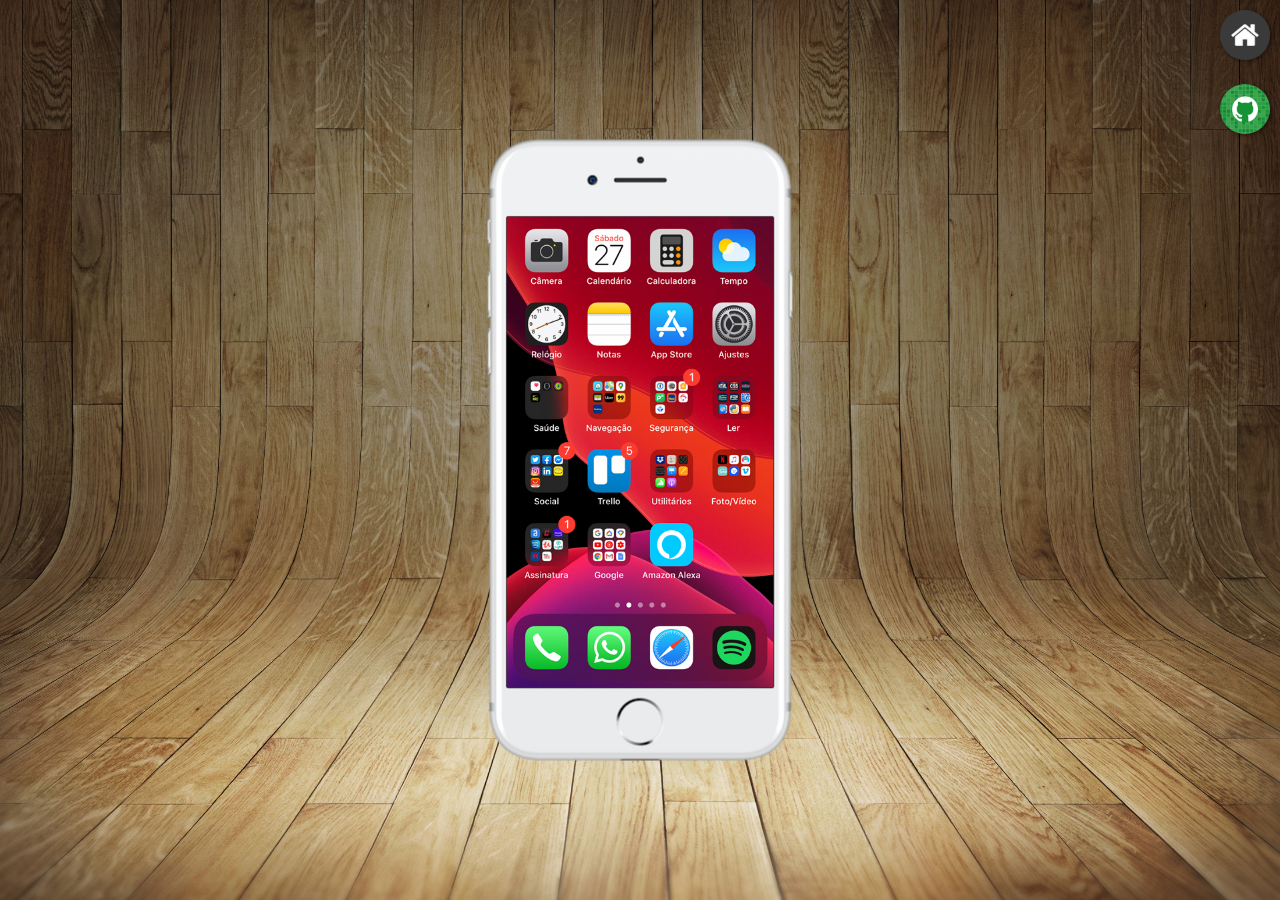
<file: index.html>
<!DOCTYPE html>
<html lang="pt-BR">
<head>
    <meta charset="UTF-8">
    <meta http-equiv="X-UA-Compatible" content="IE=edge">
    <meta name="viewport" content="width=device-width, initial-scale=1.0">
    <link rel="shortcut icon" href="favicon.ico" type="image/x-icon">
    <link rel="stylesheet" href="estilos/style.css">
    <title>Projeto de Rede socias</title>
</head>
<body>
    <main>
        <section id="telefone">
           <iframe src="home.html" name="tela" id="tela" frameborder="0" scrolling="hidden">
            <p>seu navegador não é compativel com esse recurso.</p>
           </iframe>
        </section>

        <section id="rede-socias">
            <a href="home.html" target="tela"> <img src="imagens/logo-home.jpg" alt="fotoparavoltar"></a><br>
            <!--<a href="youtube.html" target="tela"> <img src="imagens/logo-youtube.jpg" alt="Youtube"></a><br>-->
            <a href="github.html" target="tela"> <img src="imagens/logo-github.jpg" alt="github"></a><br>
            <!--<a href="instagram.html" target="tela"> <img src="imagens/logo-instagram.jpg" alt="instagram"></a>-->
            
        </section>
    </main>
</body>
</html>
</file>
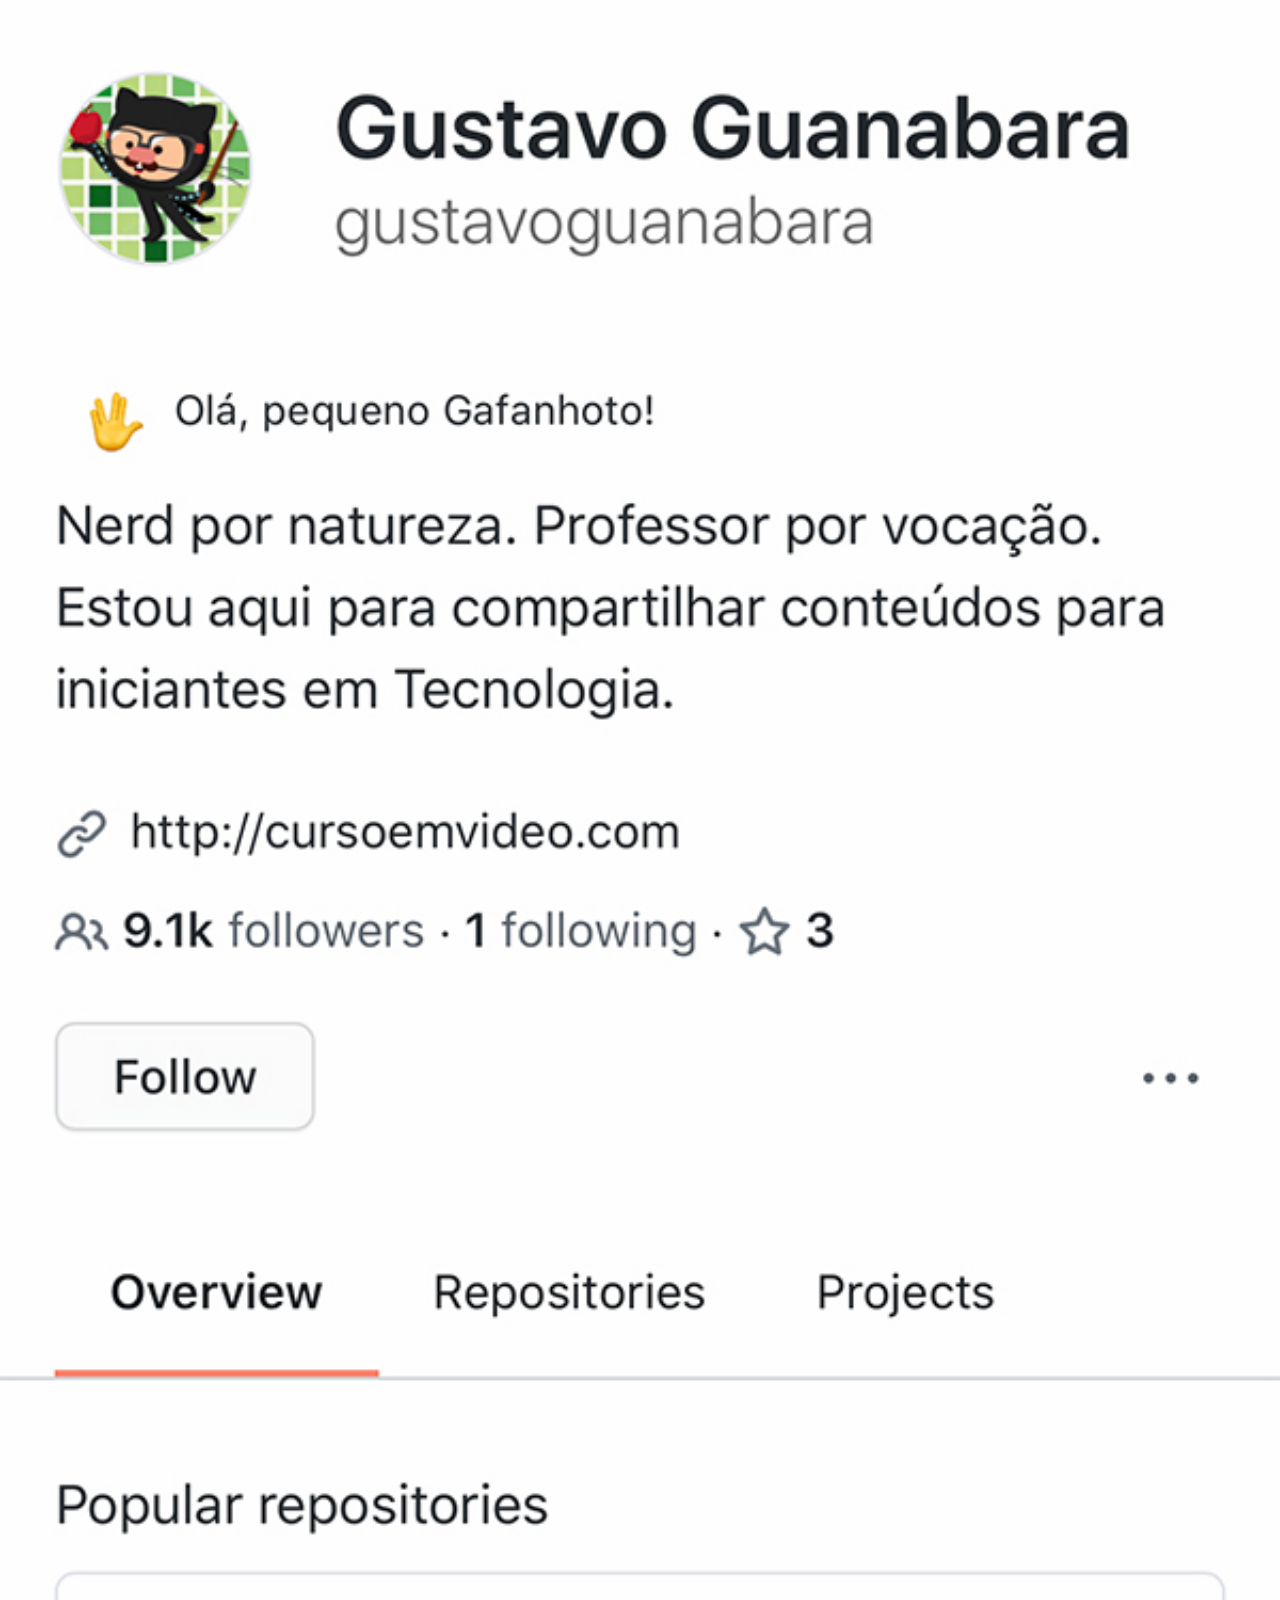
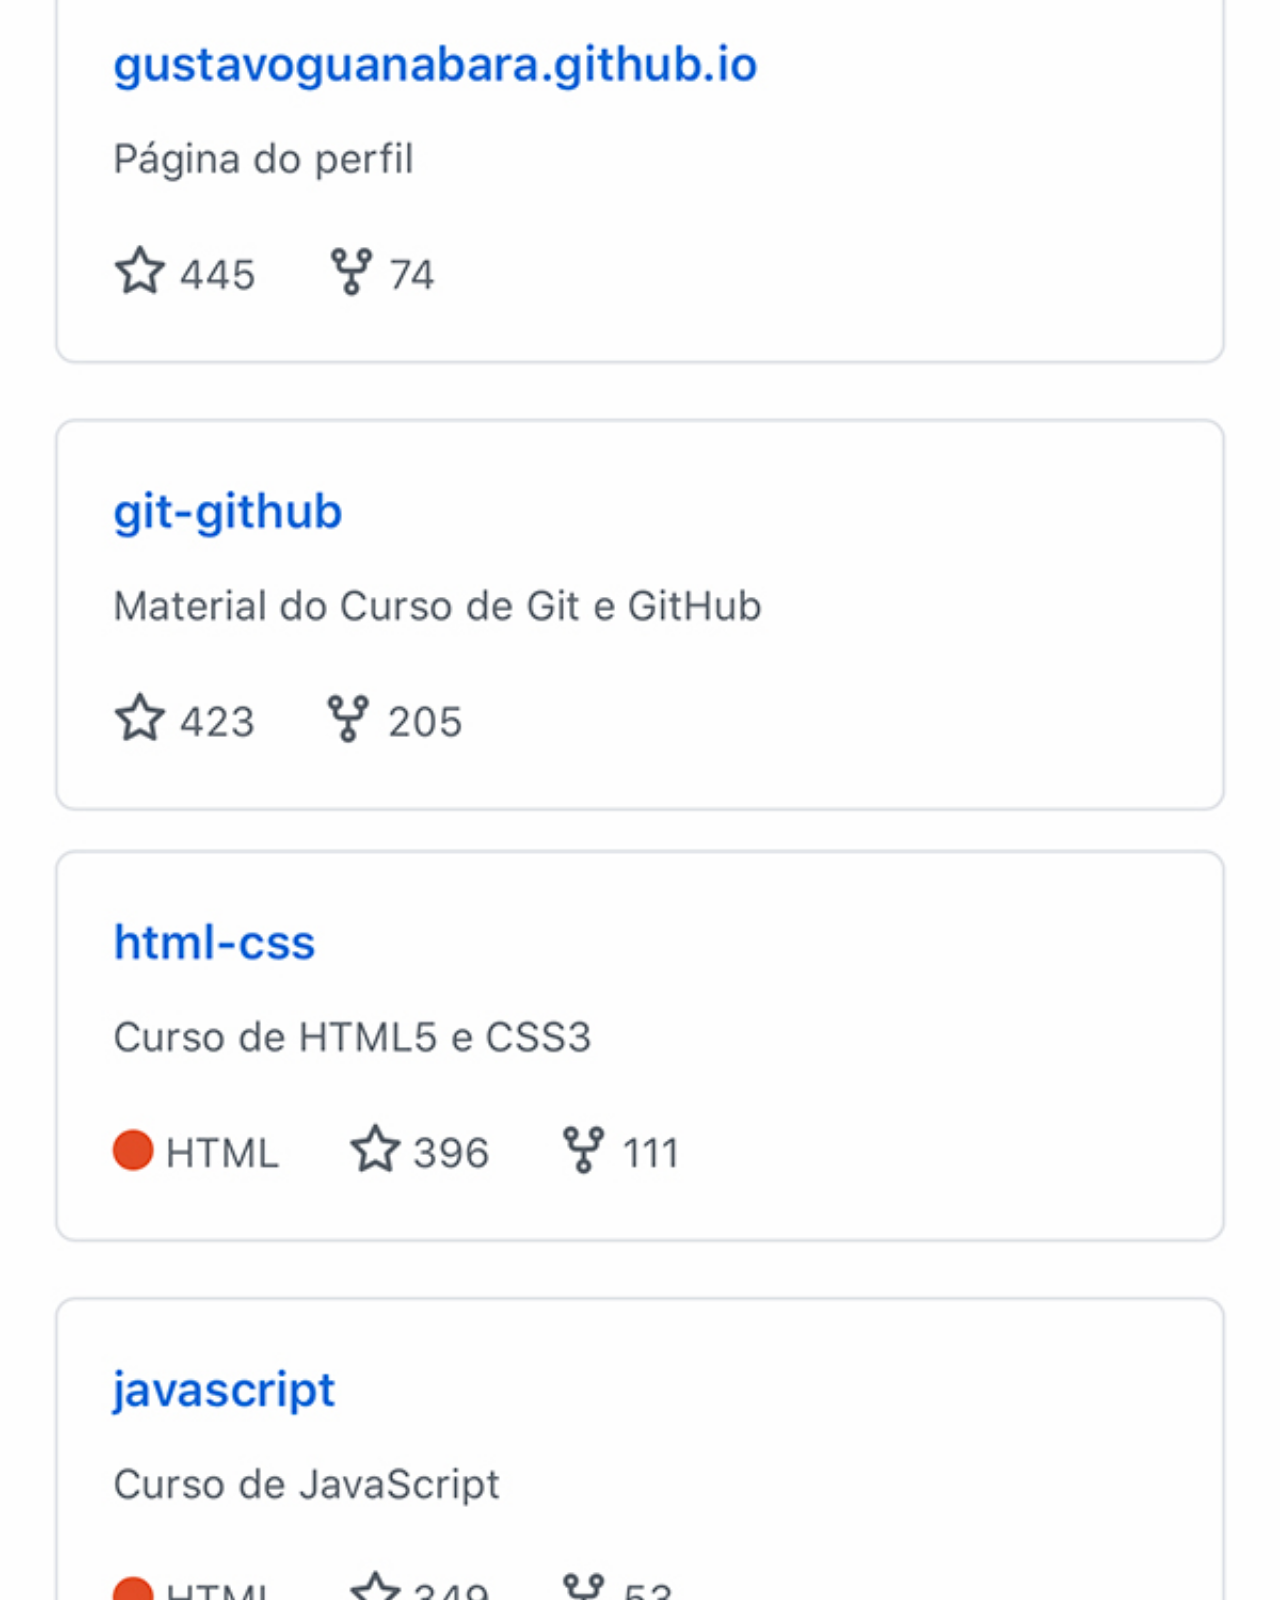
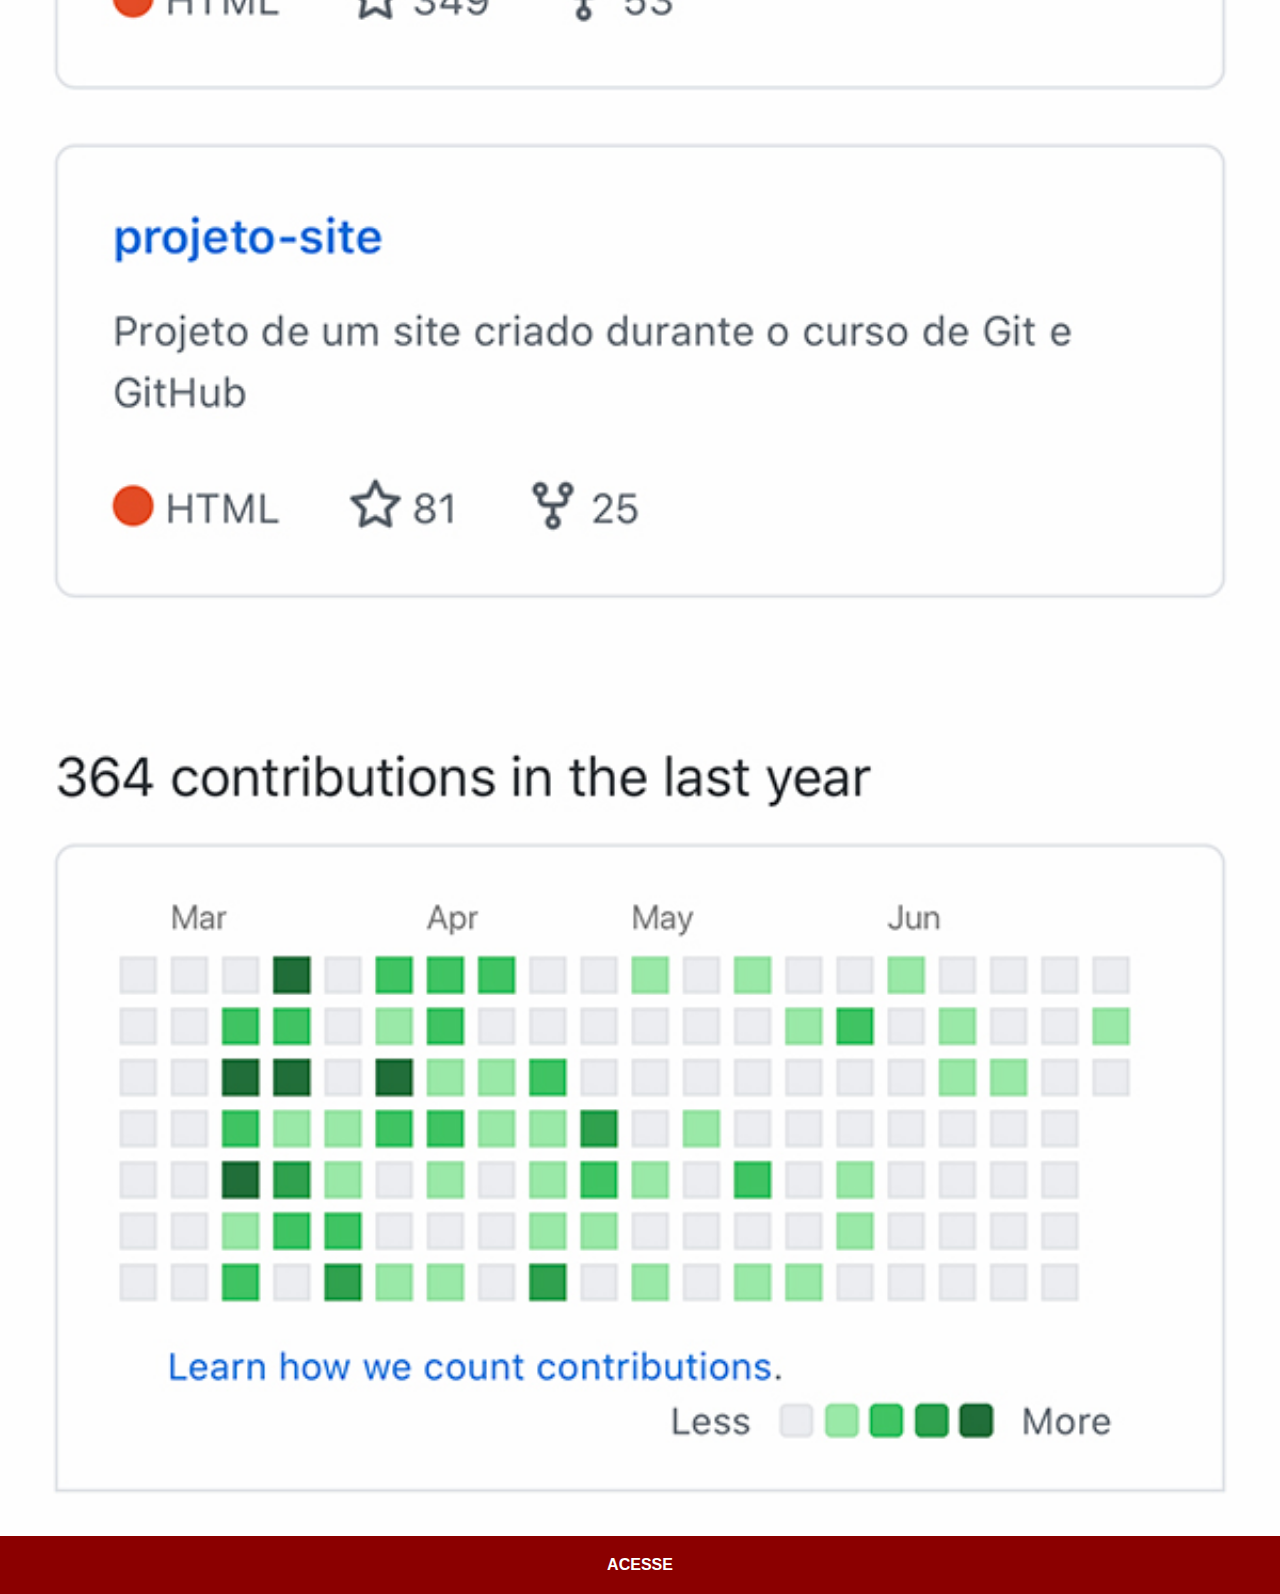
<file: github.html>
<!DOCTYPE html>
<html lang="en">
<head>
    <meta charset="UTF-8">
    <meta http-equiv="X-UA-Compatible" content="IE=edge">
    <meta name="viewport" content="width=device-width, initial-scale=1.0">
    <link rel="stylesheet" href="estilos/social.css">
    <title>github</title>

</head>
<body>
    <img src="imagens/tela-github.jpg" alt="github">
    <a href="https://github.com/gustavoguanabara" target="_blank">ACESSE</a>
</body>
</html>
</file>
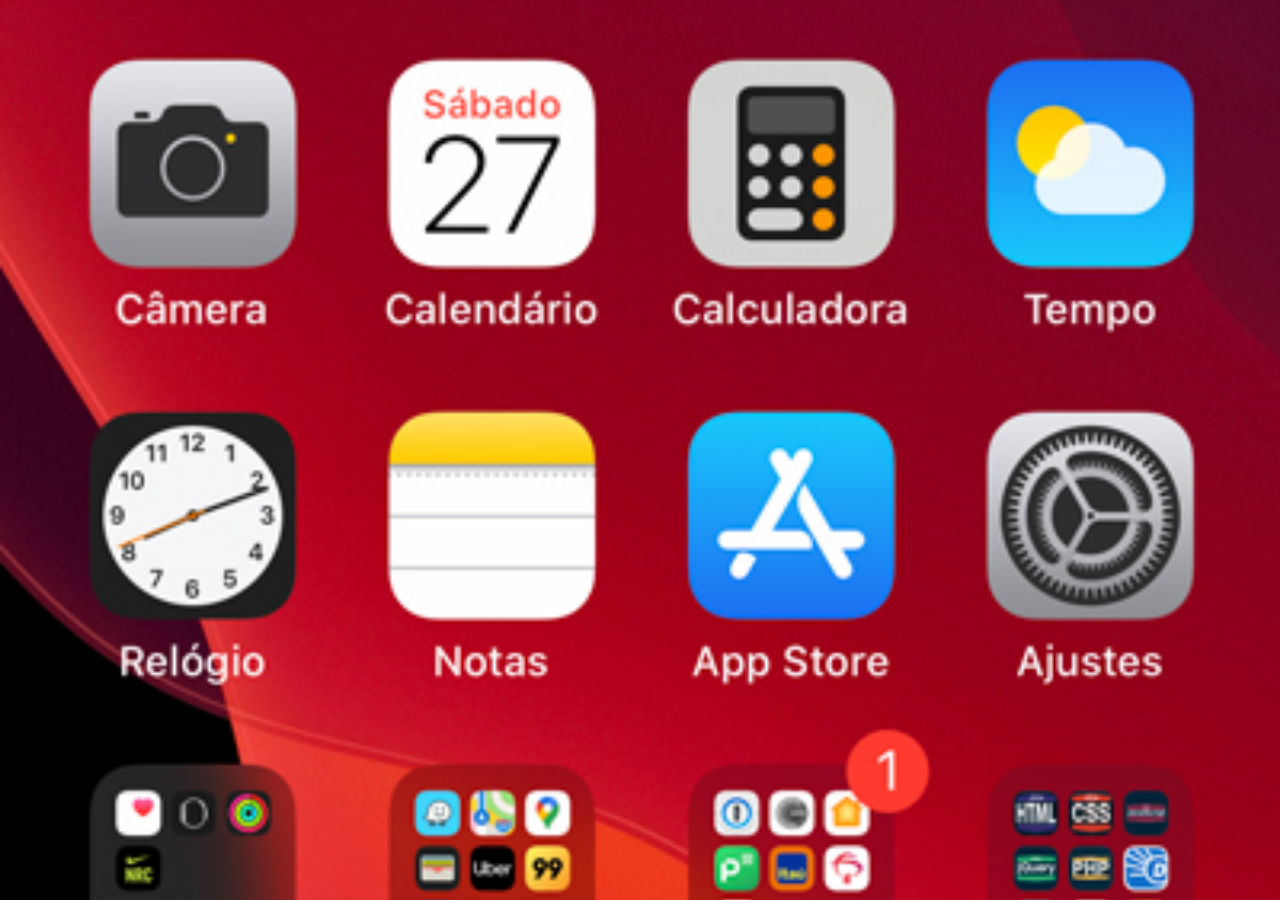
<file: home.html>
<!DOCTYPE html>
<html lang="pt-BR">
<head>
    <meta charset="UTF-8">
    <meta http-equiv="X-UA-Compatible" content="IE=edge">
    <meta name="viewport" content="width=device-width, initial-scale=1.0">
    <title>Home</title>
    
</head>
    <style>
        *{
            margin: 0px;
            padding: 0px;
        }

        body{
            height: 100vh;
            width: 100vw;
            background:black url('imagens/tela-home.jpg') top center no-repeat;
            background-size: cover;
        }
    </style>
<body>
    
</body>
</html>
</file>
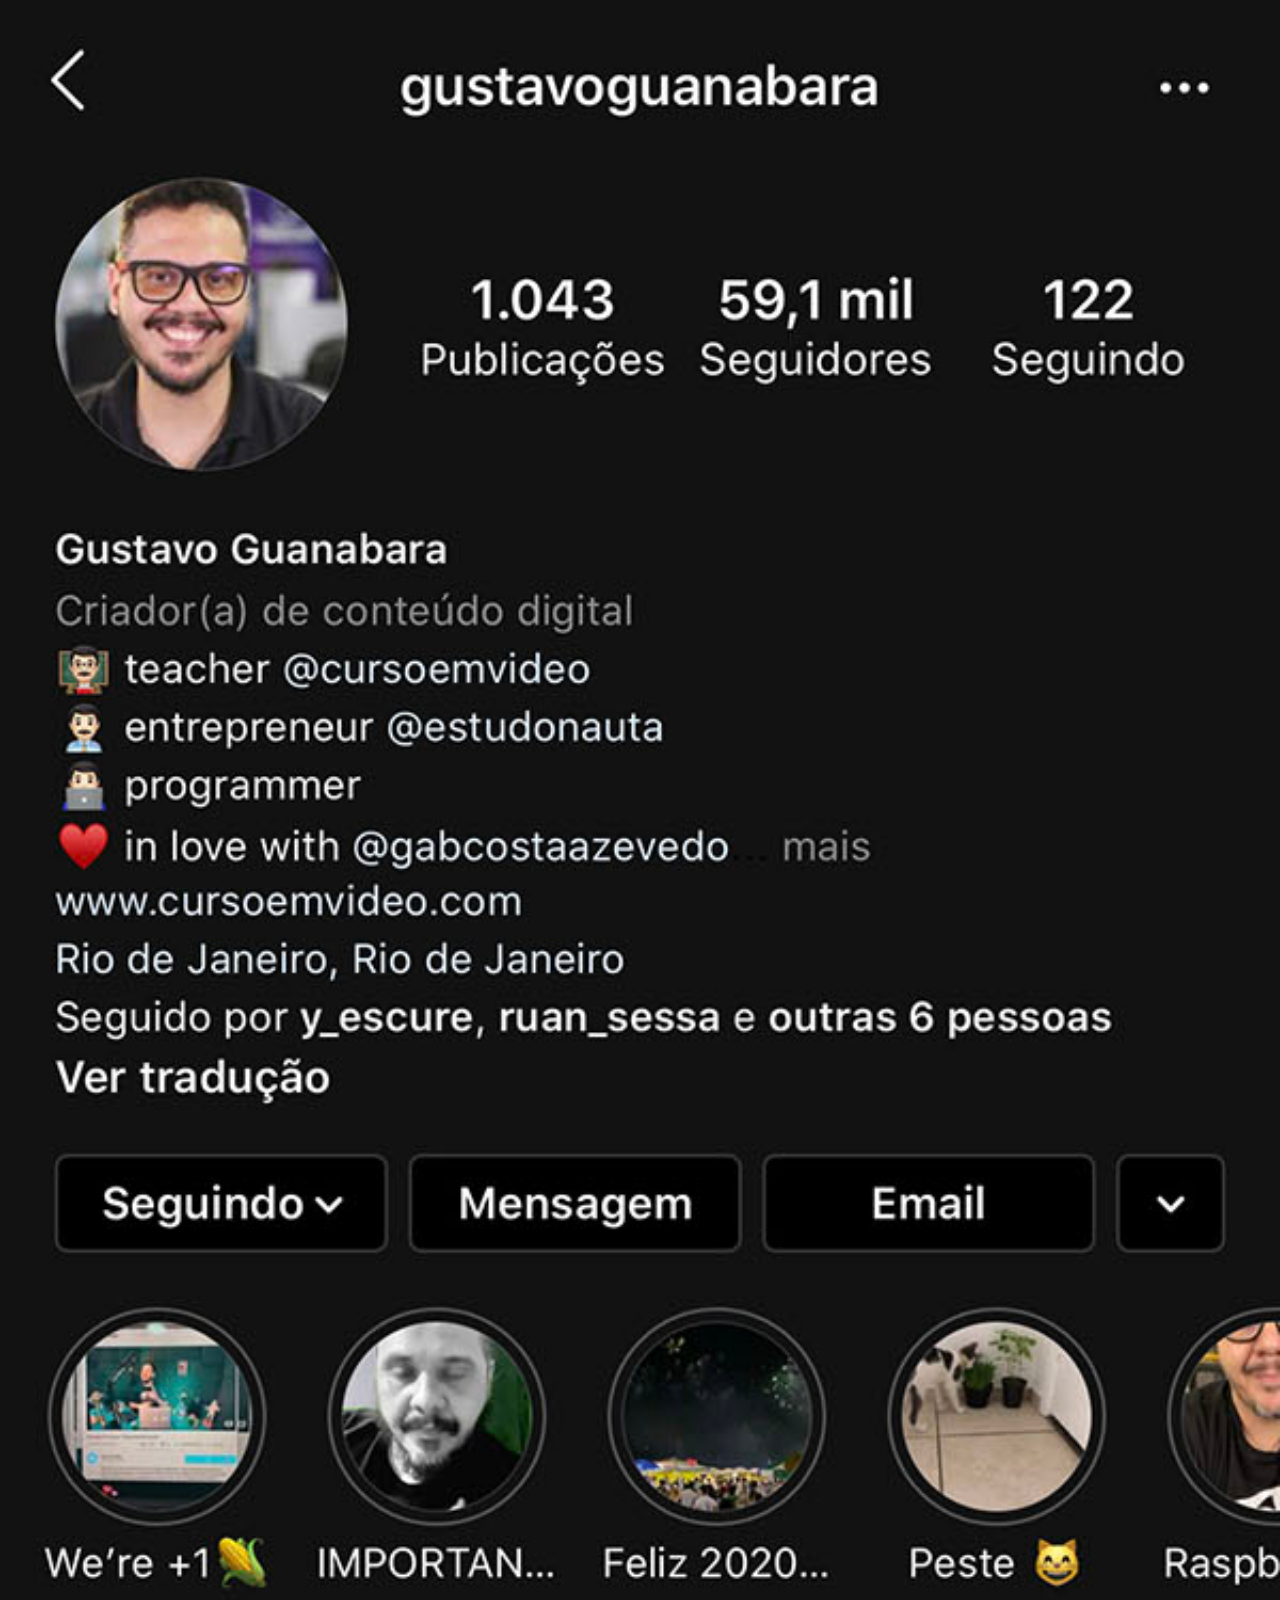
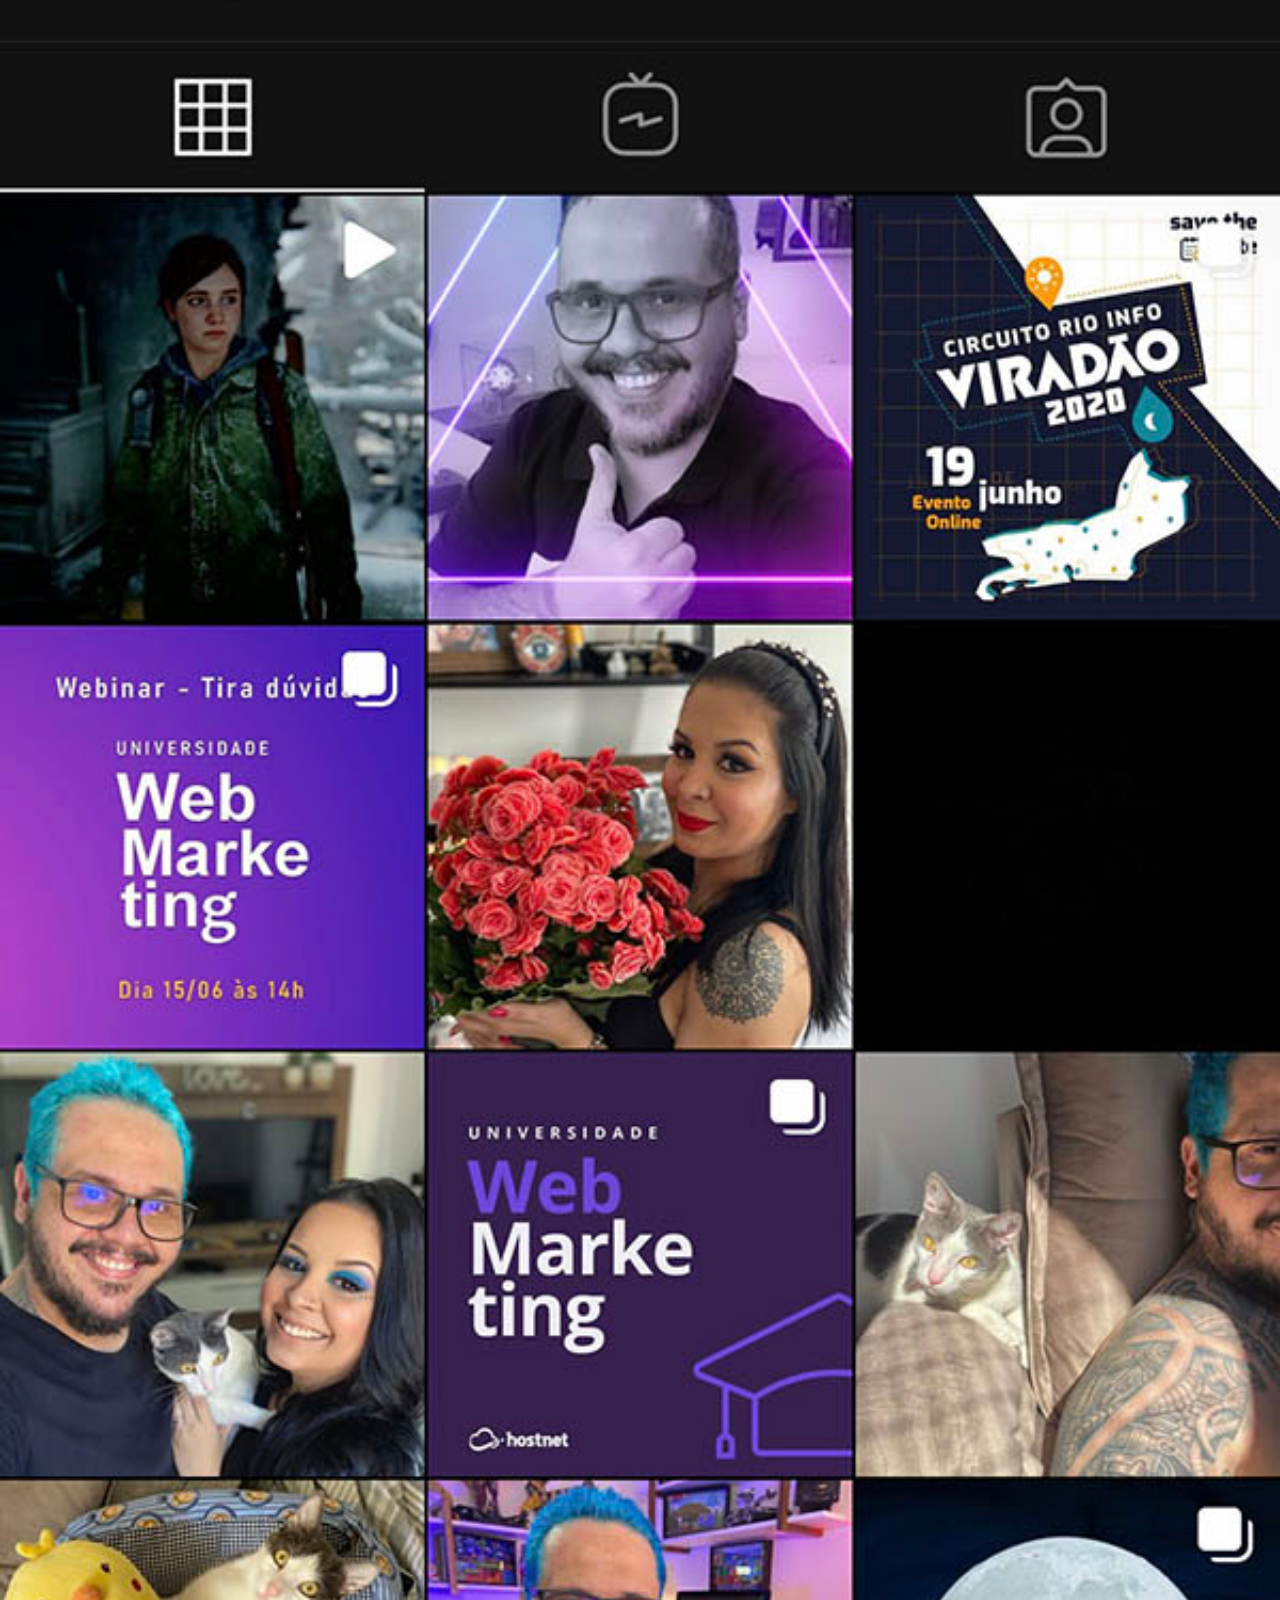
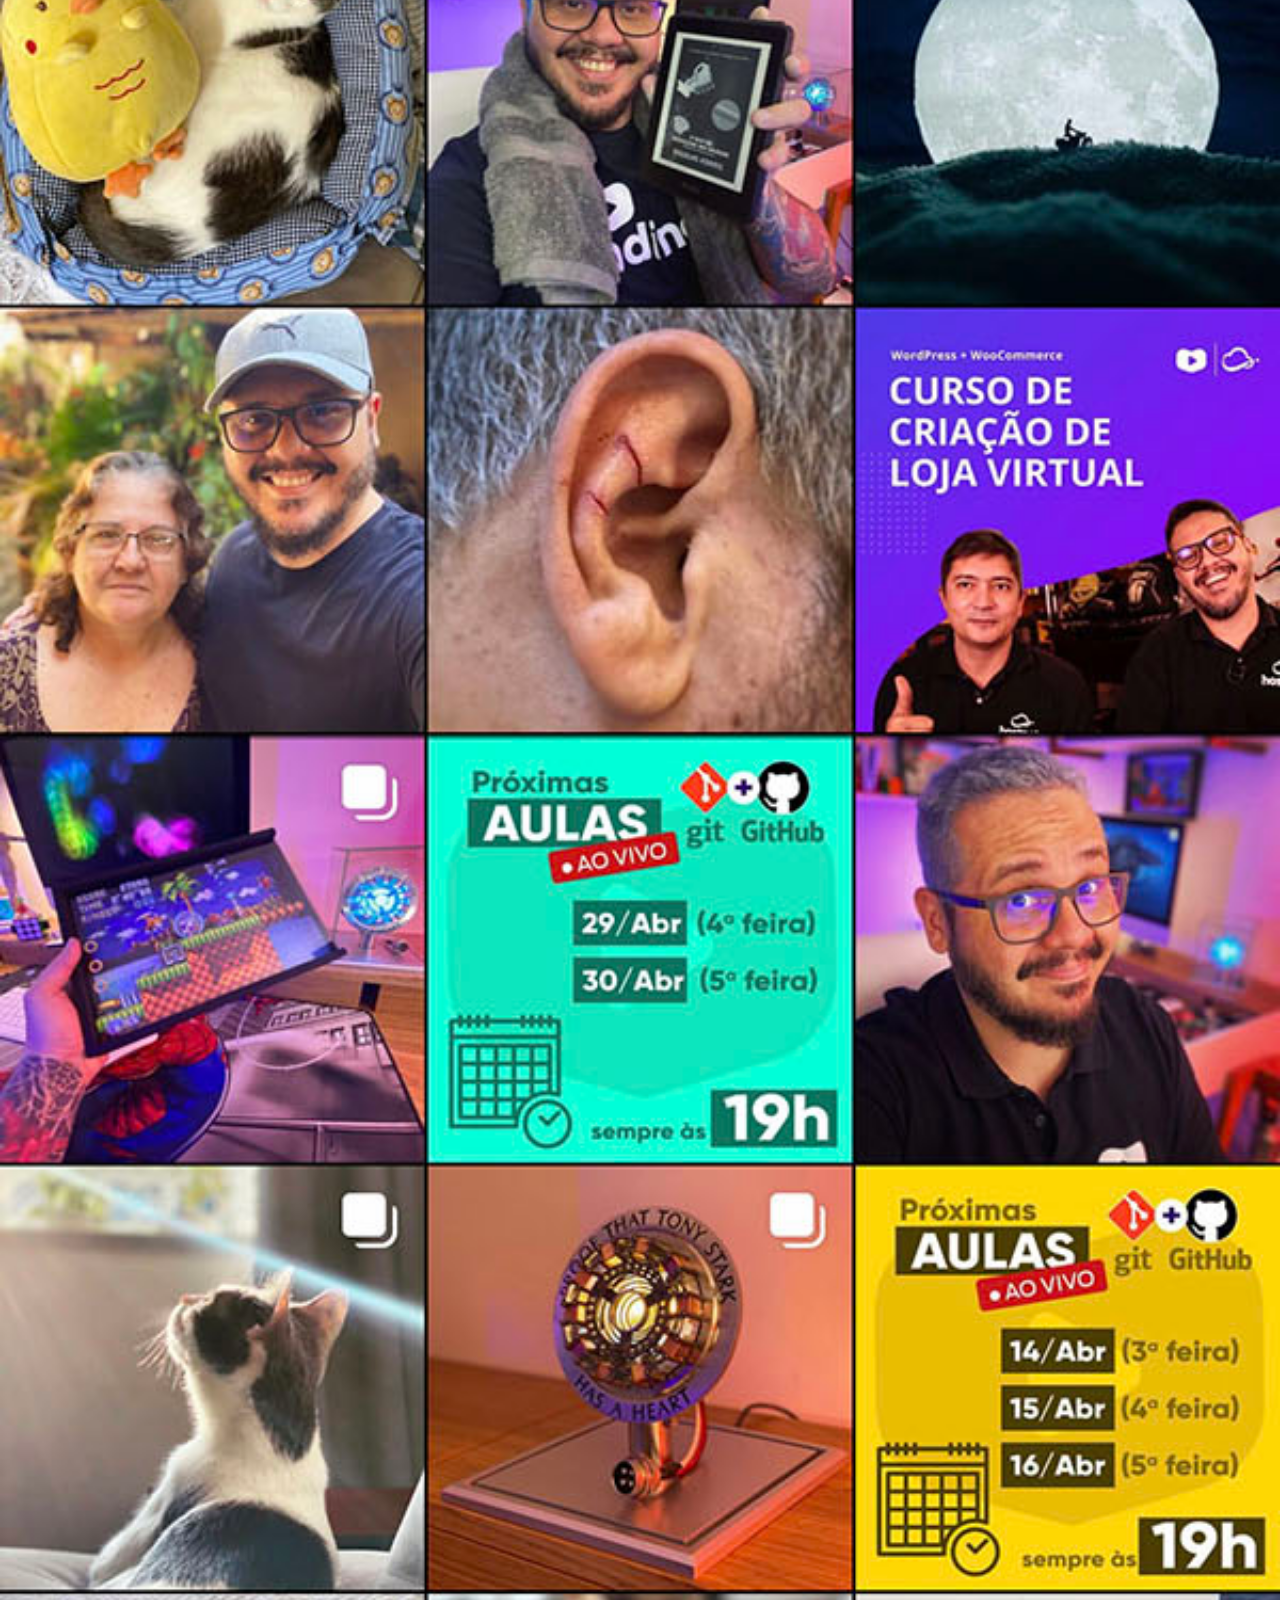
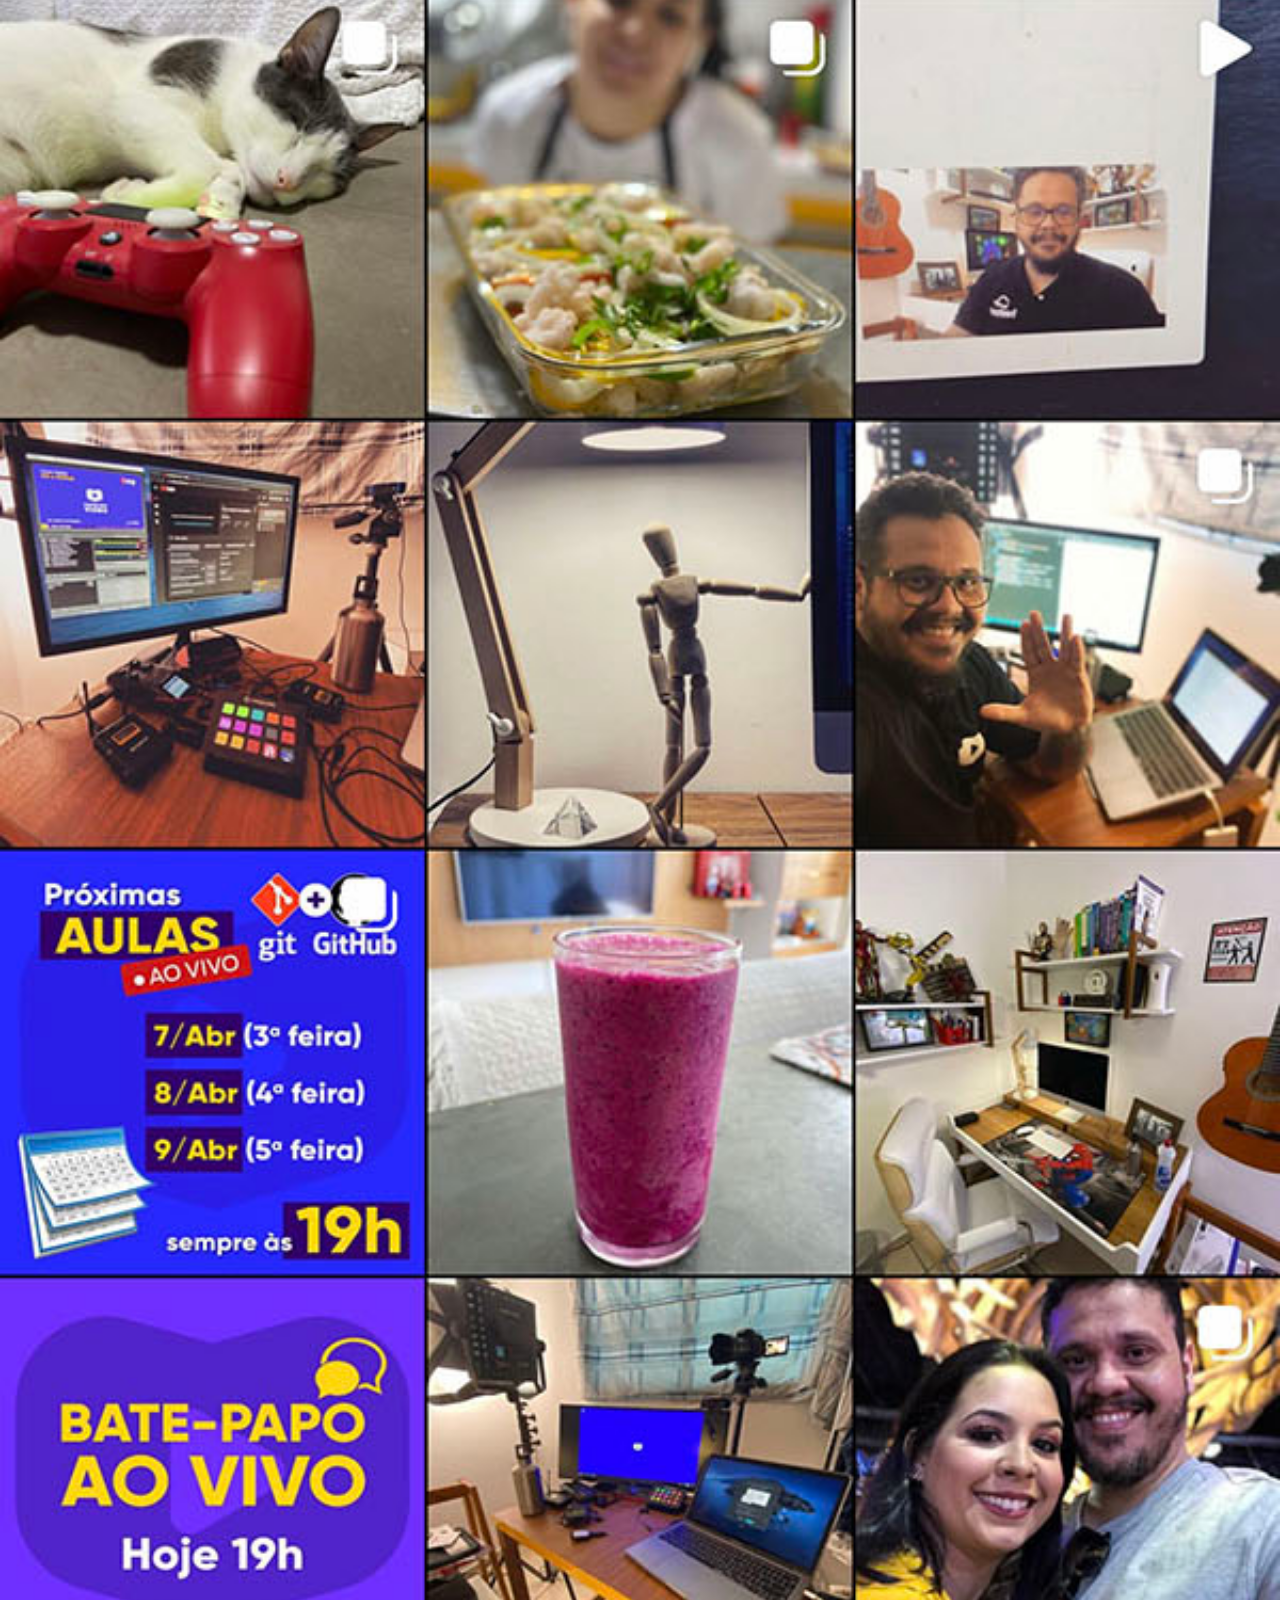
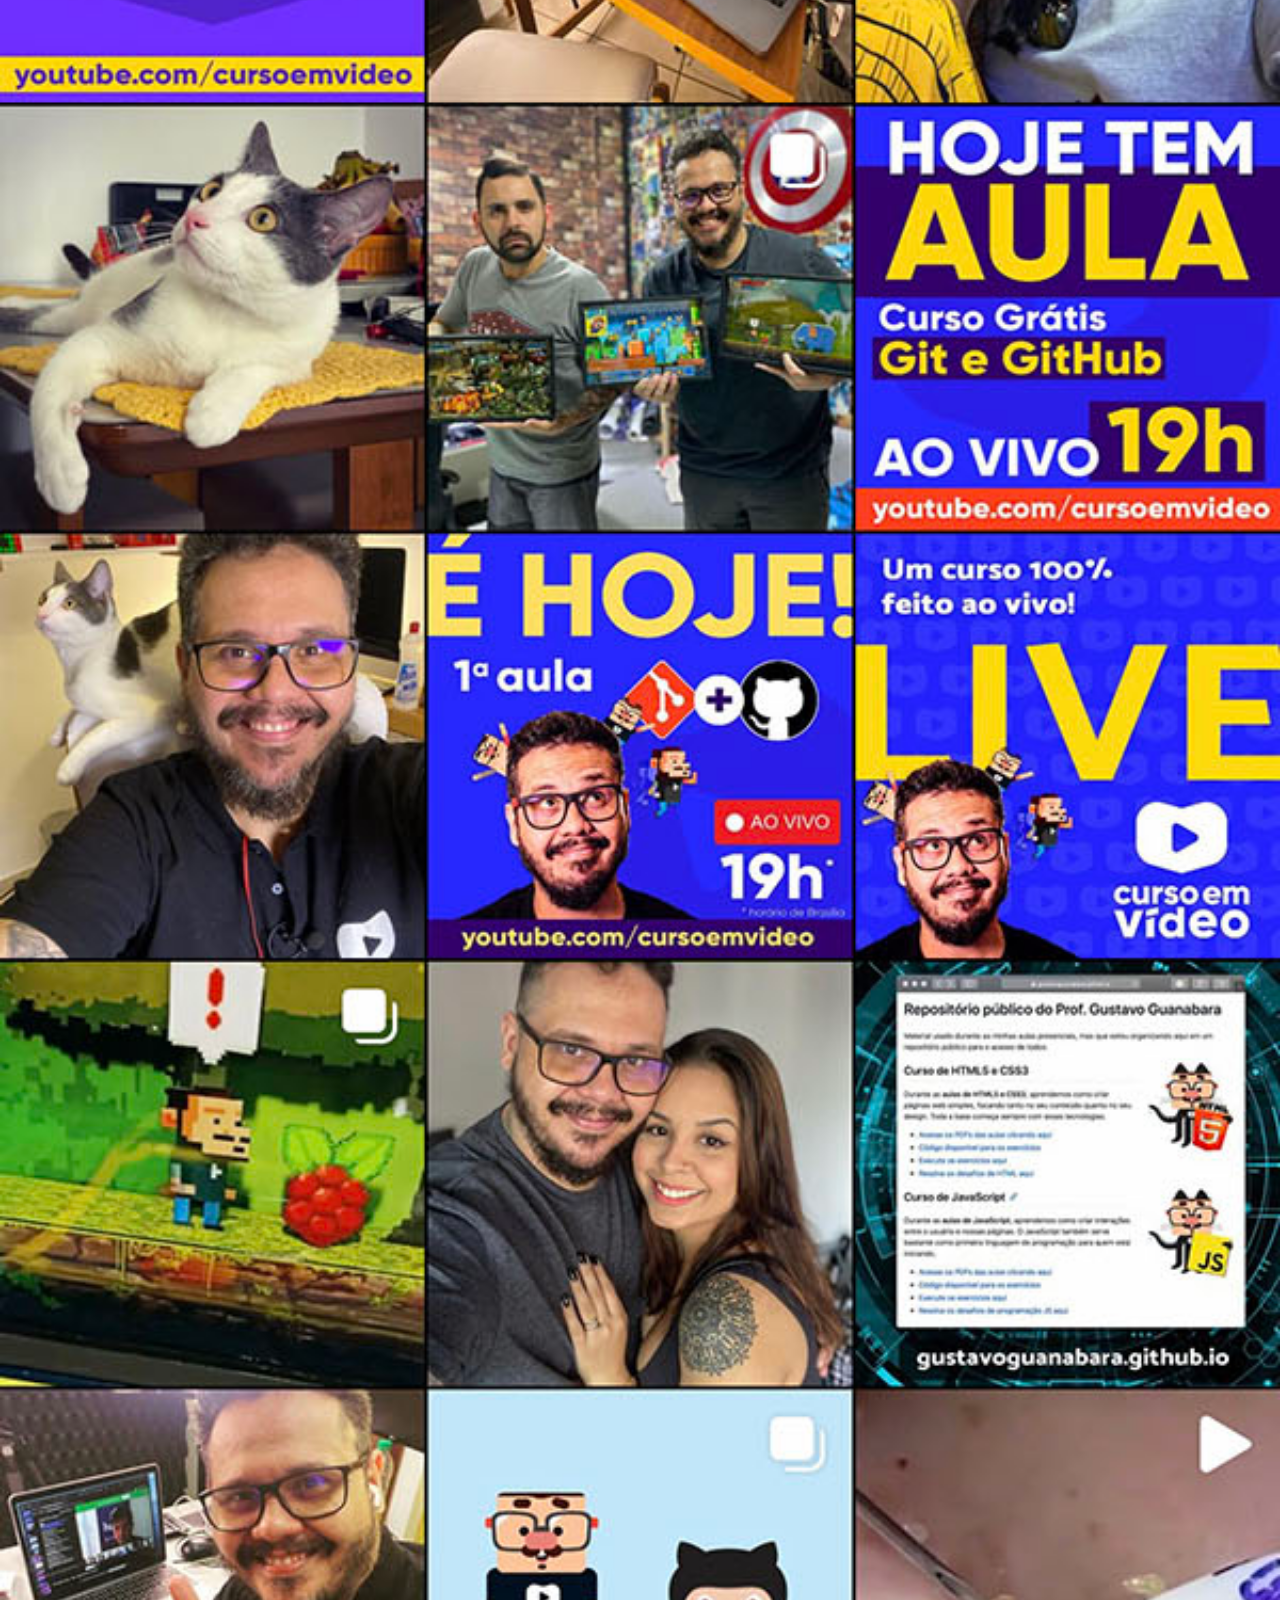
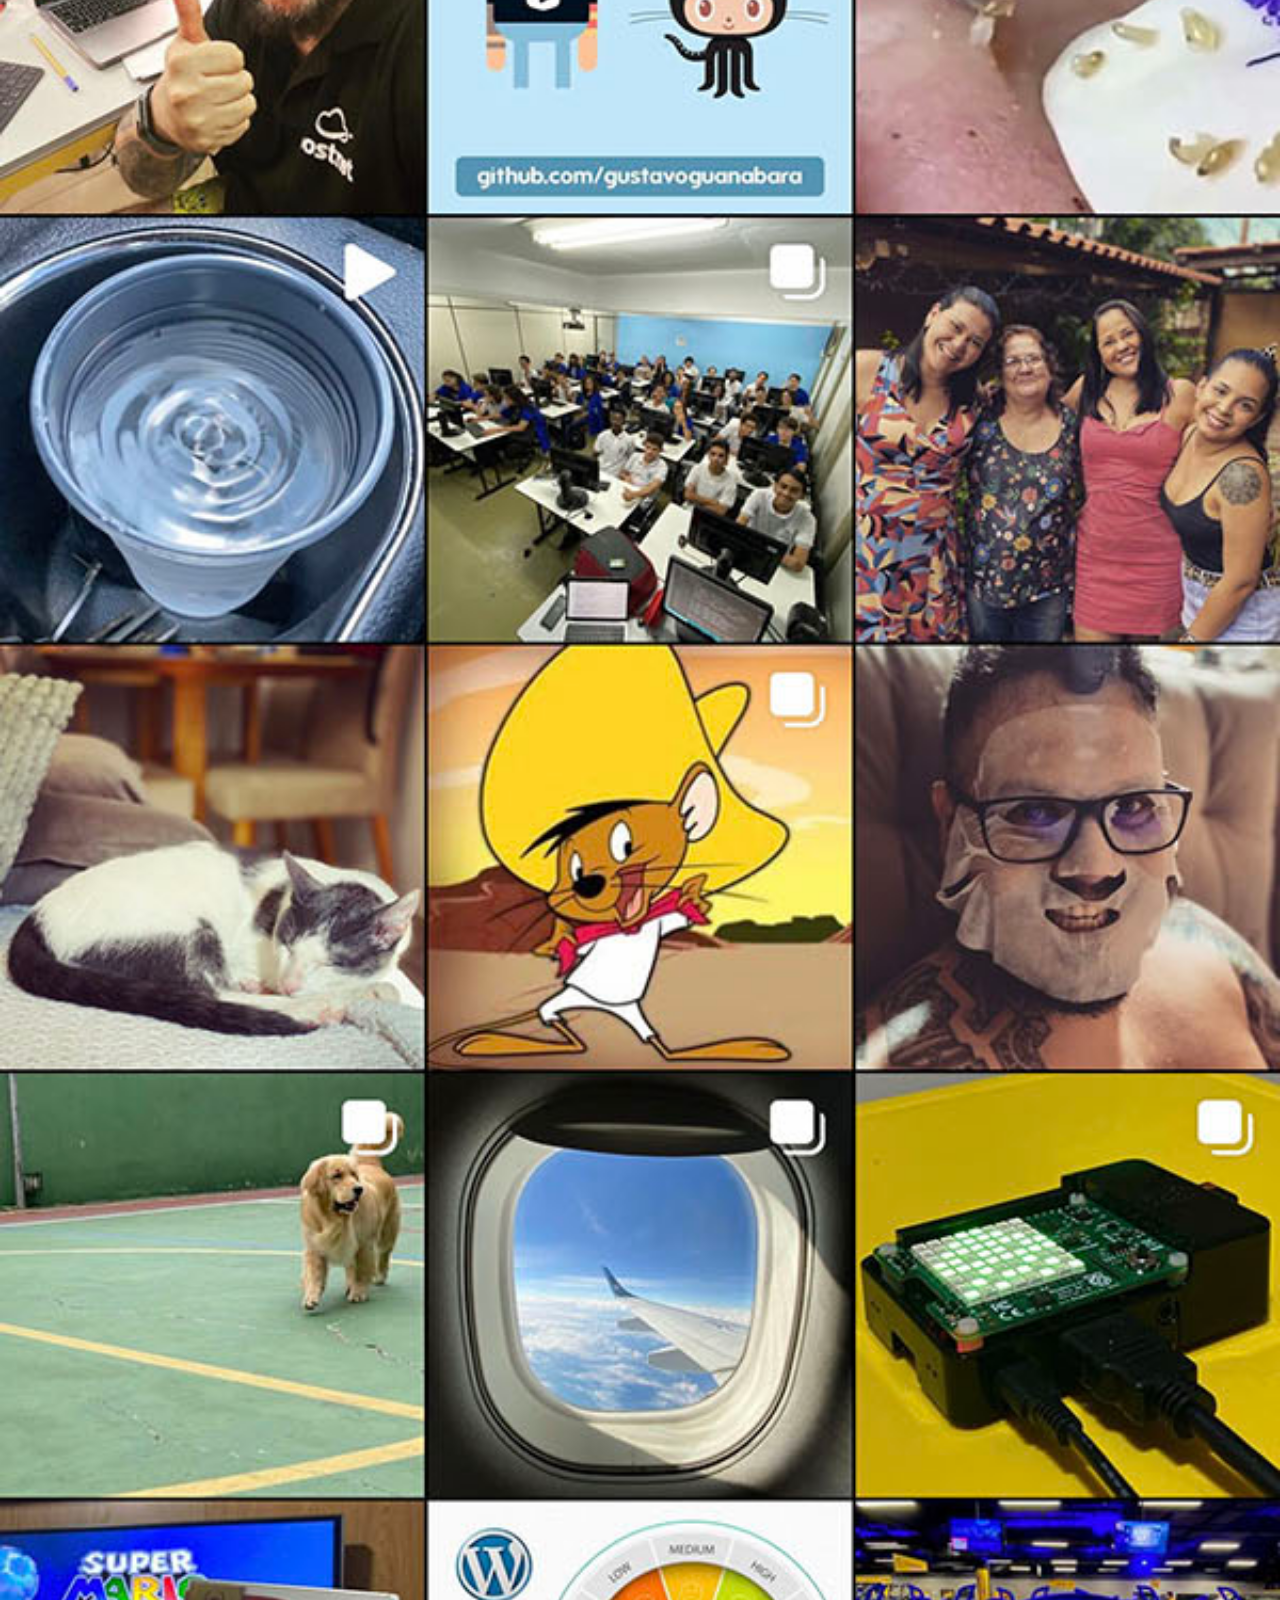
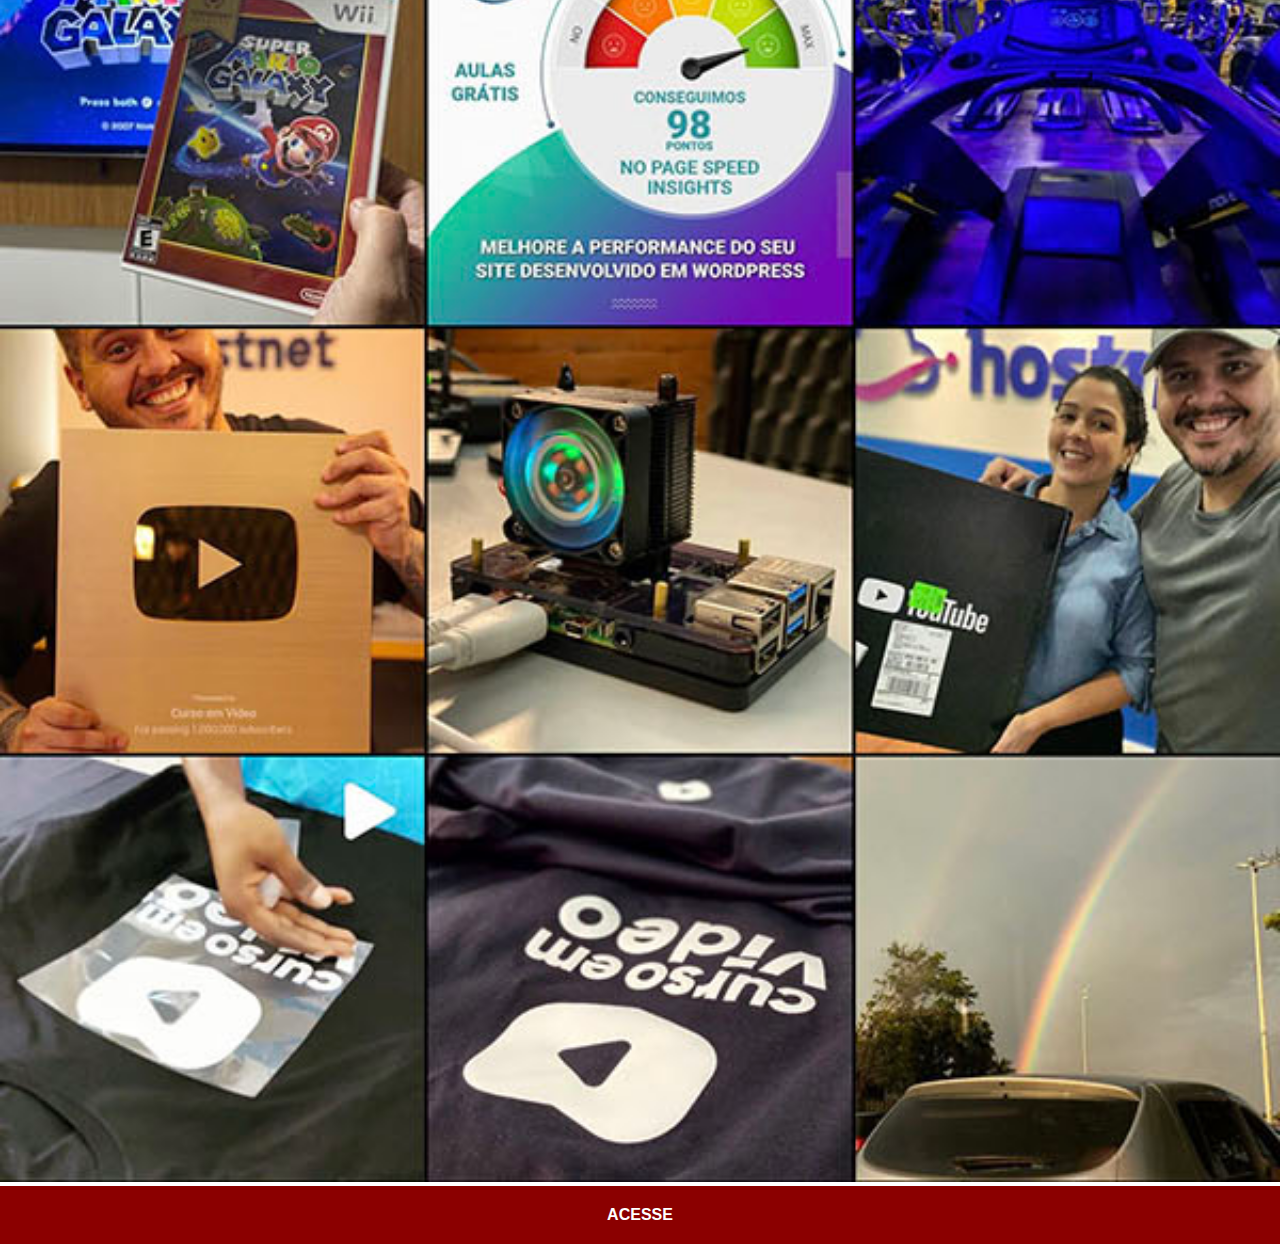
<file: instagram.html>
<!DOCTYPE html>
<html lang="pt-BR">
<head>
    <meta charset="UTF-8">
    <meta http-equiv="X-UA-Compatible" content="IE=edge">
    <meta name="viewport" content="width=device-width, initial-scale=1.0">
    <link rel="stylesheet" href="estilos/social.css">
    <title>instagram</title>
</head>
<body>
    <img src="imagens/tela-instagram.jpg" alt="instagram">
    <a href="https://www.instagram.com" target="_blank">ACESSE</a>
</body>
</html>
</file>
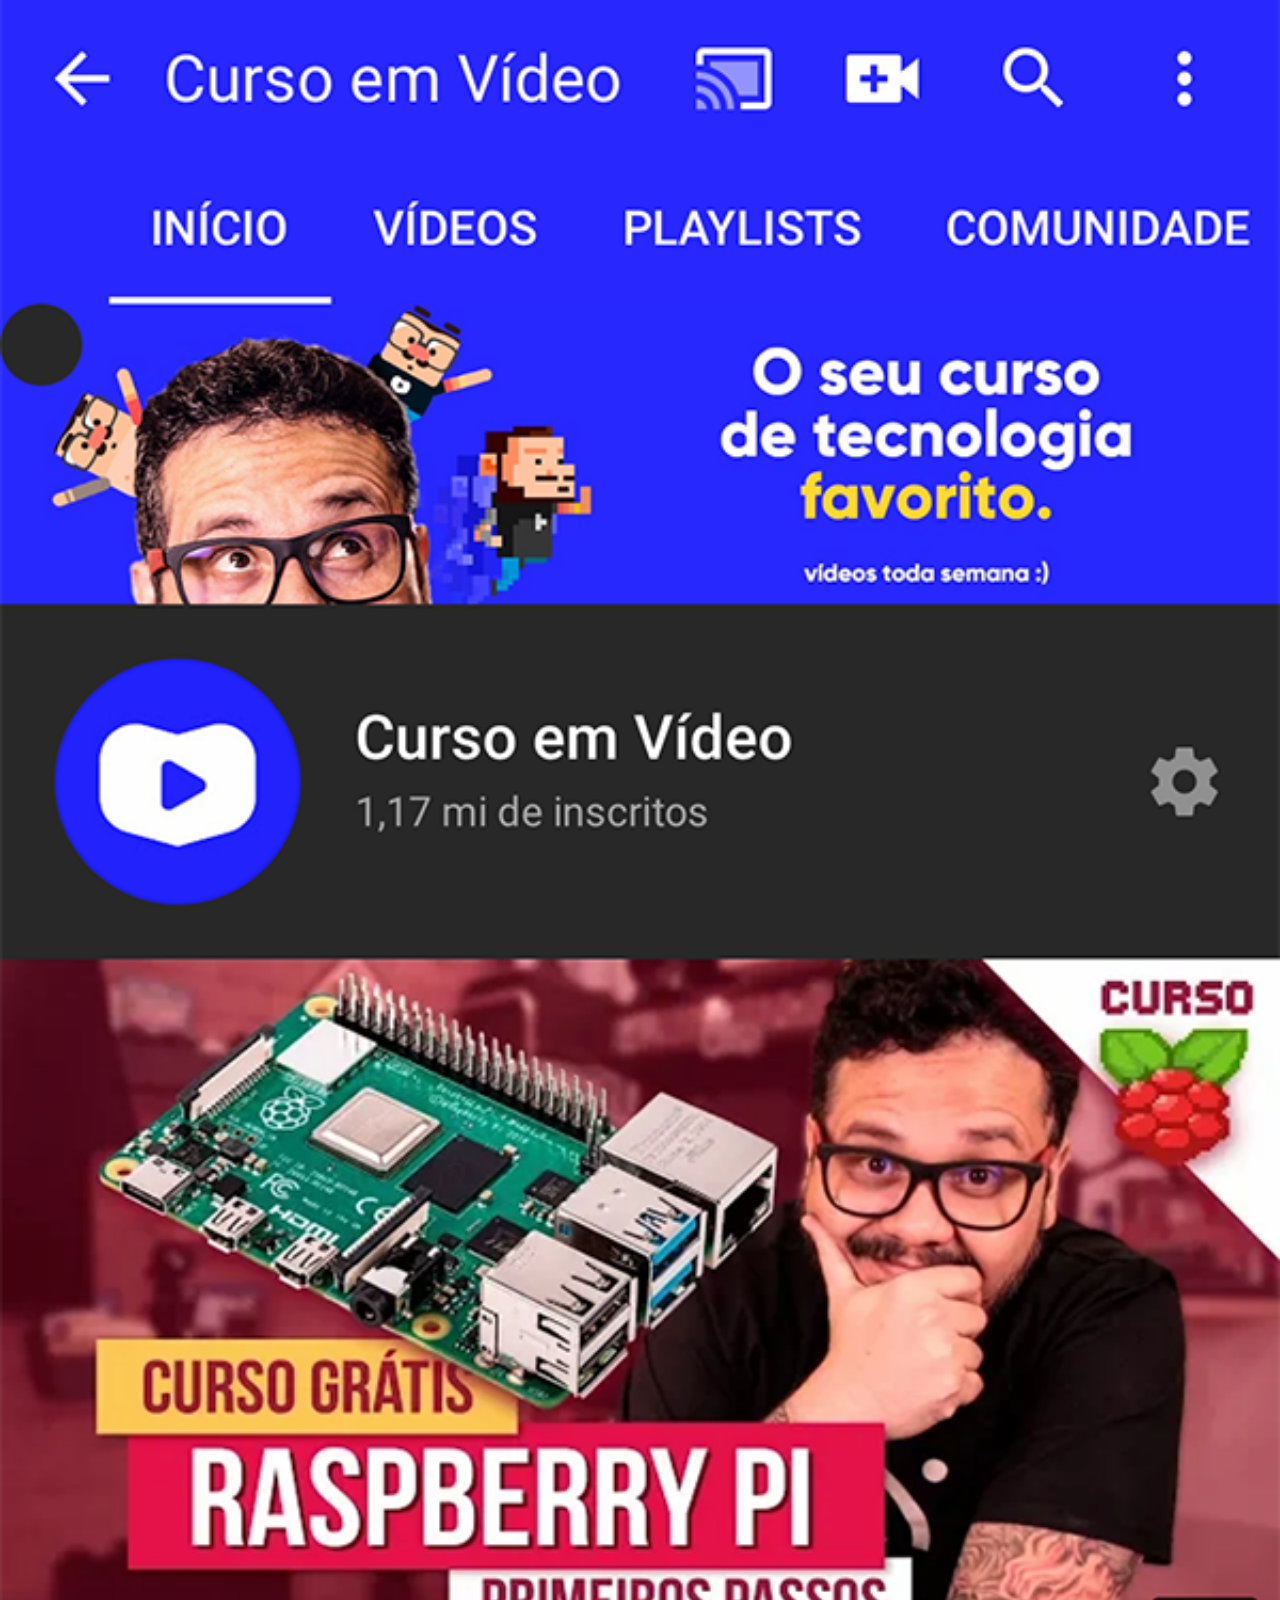
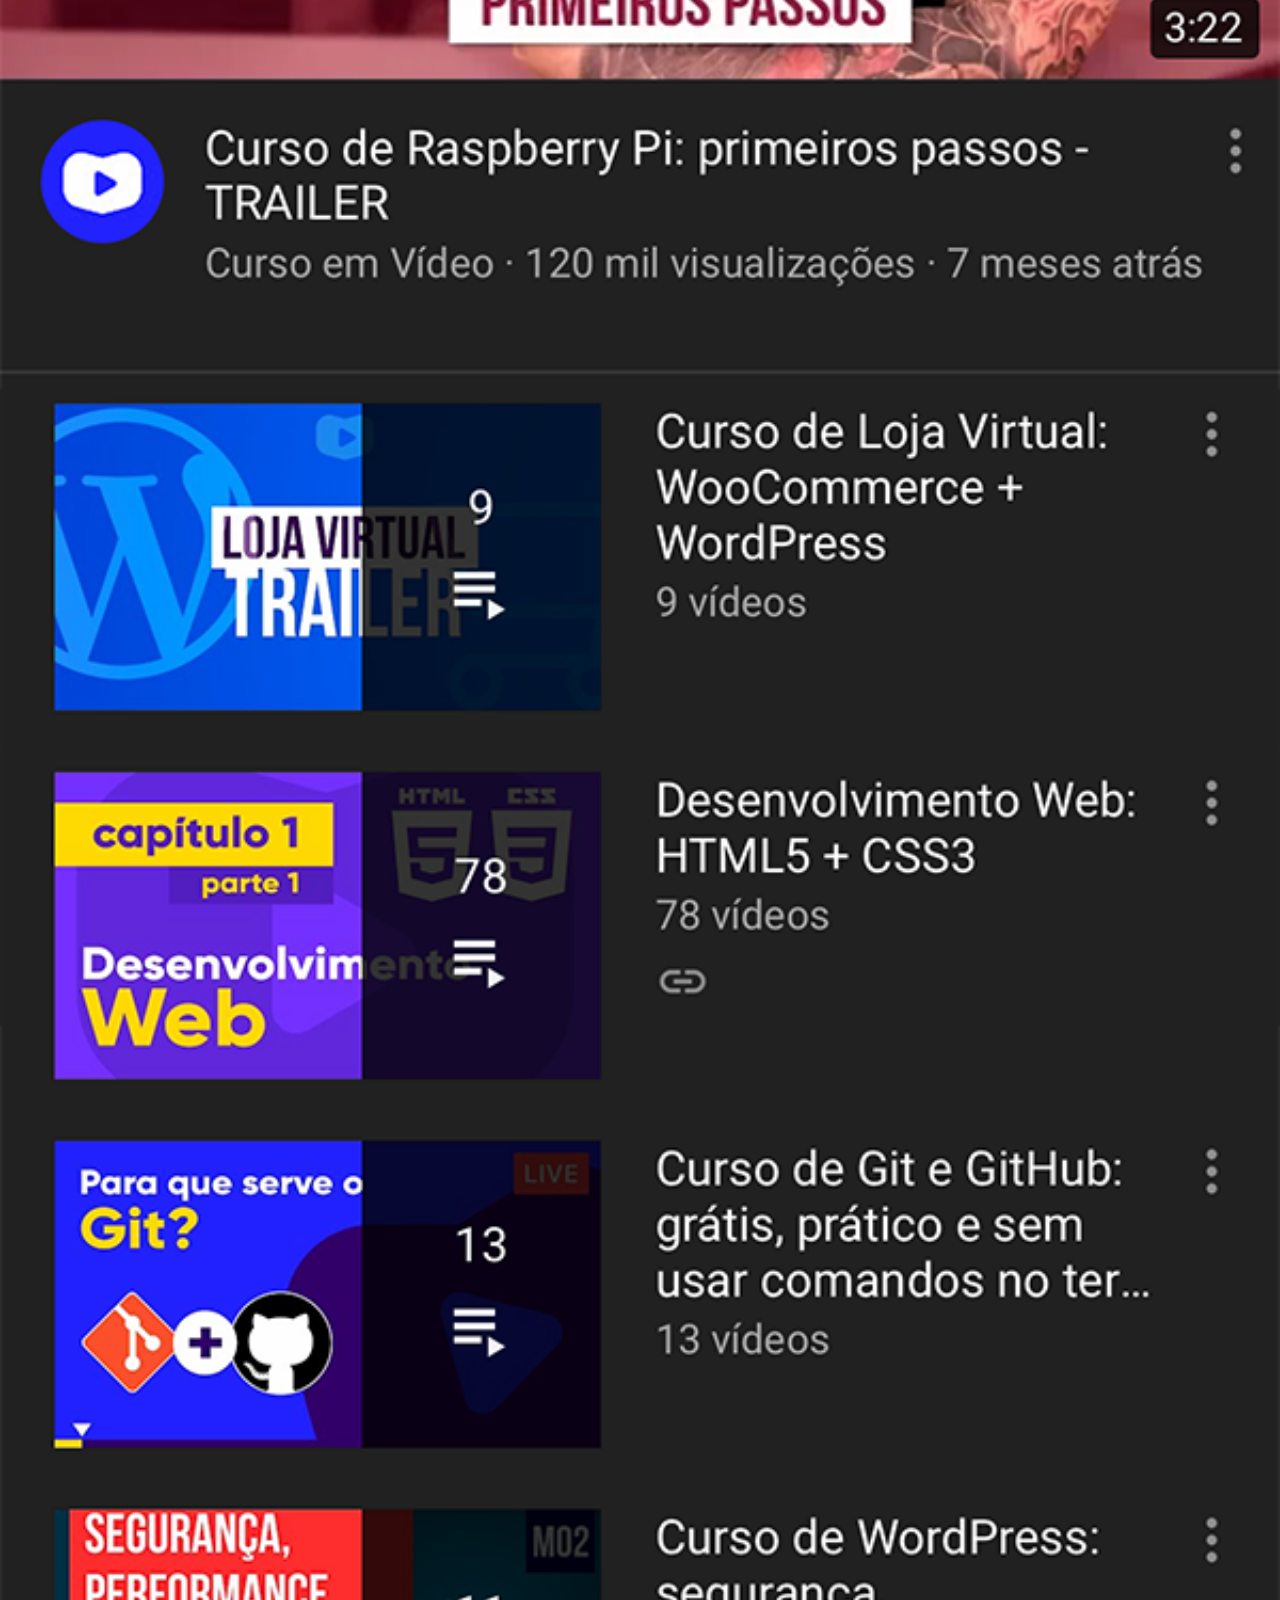
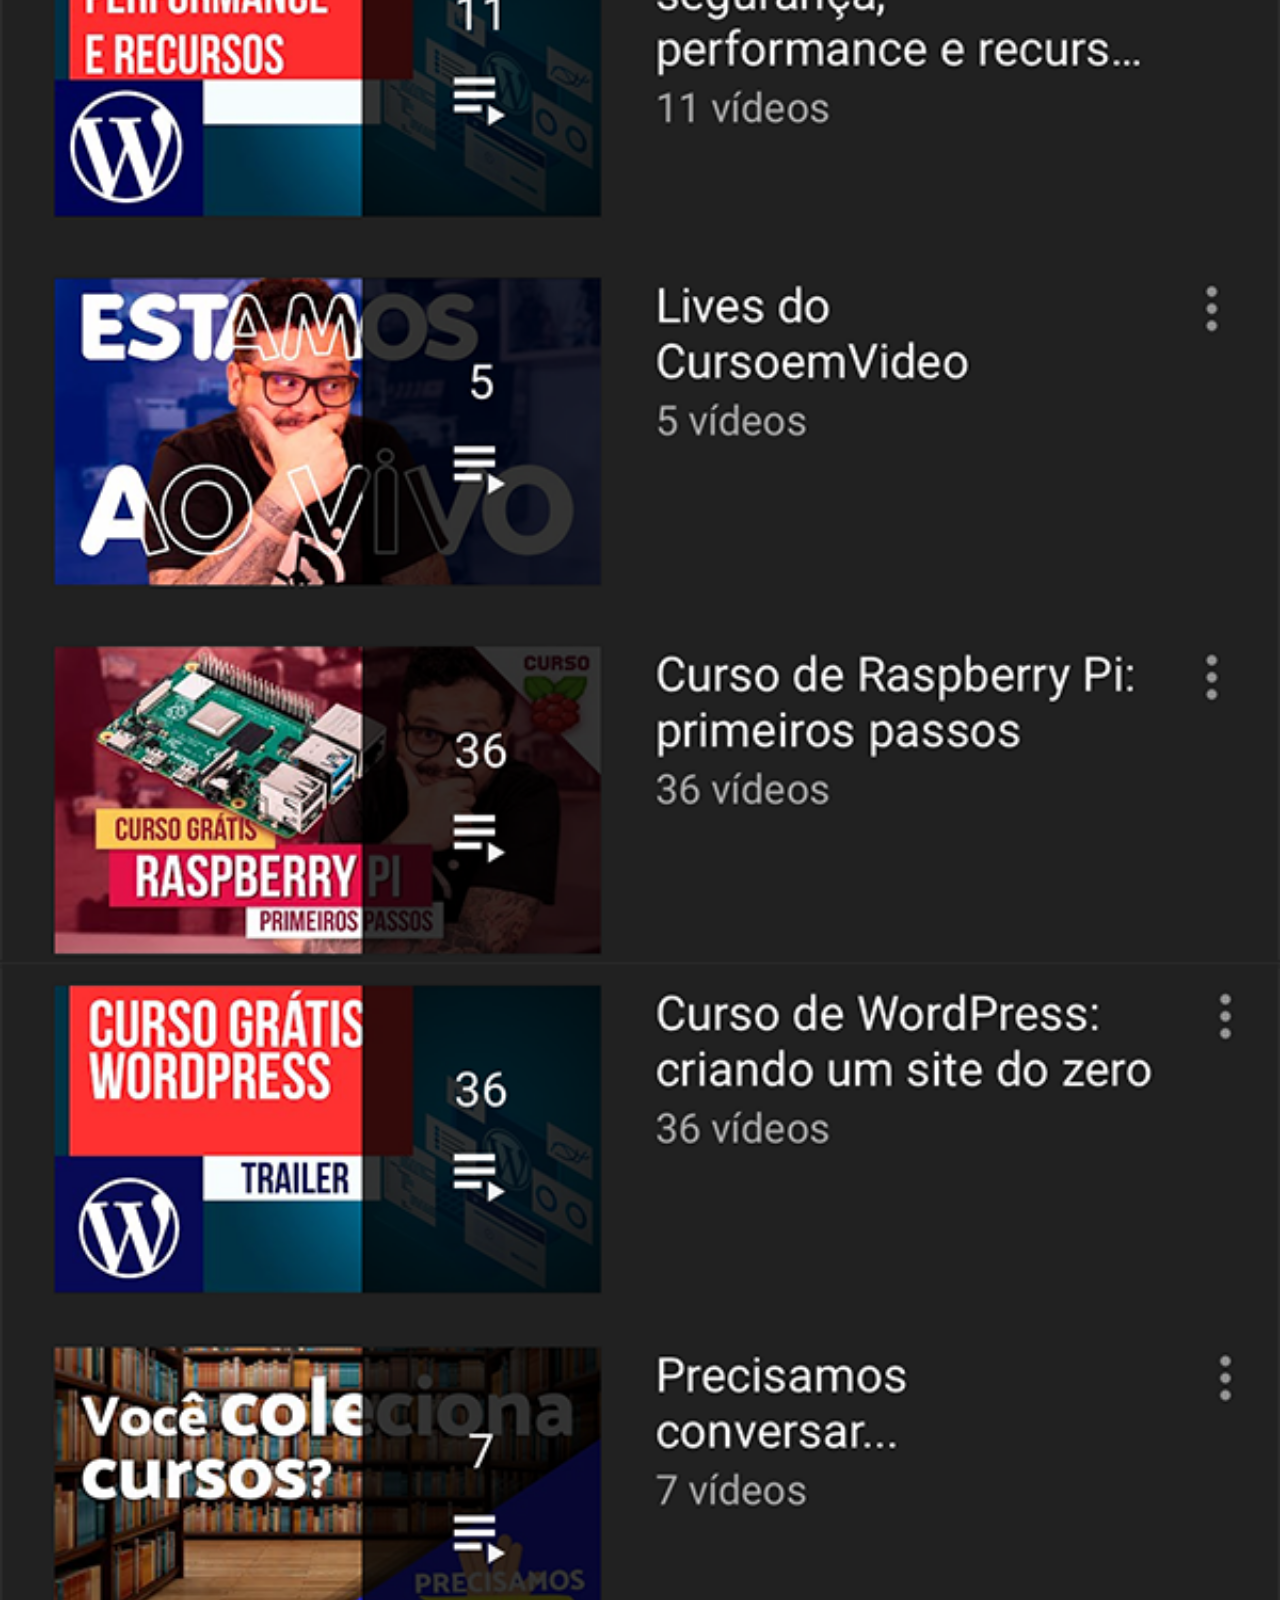
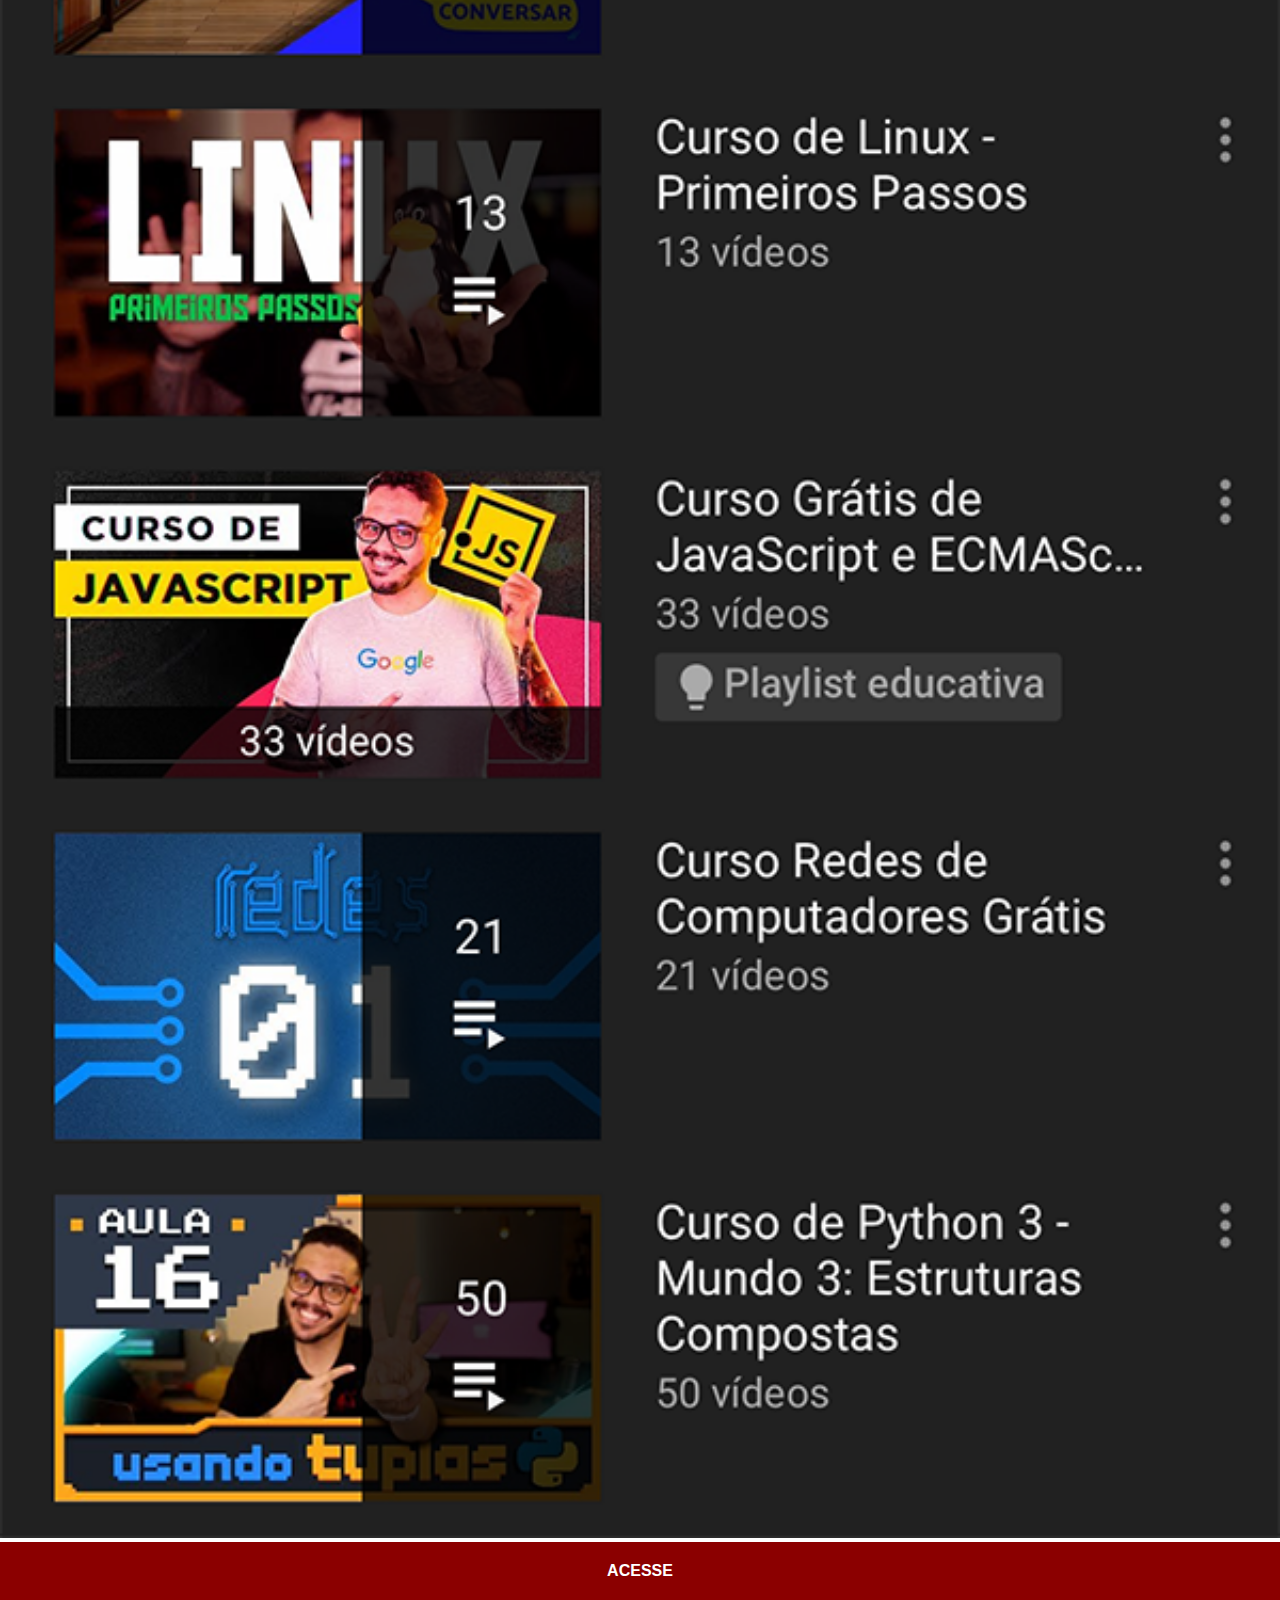
<file: youtube.html>
<!DOCTYPE html>
<html lang="pt-BR">
<head>
    <meta charset="UTF-8">
    <meta http-equiv="X-UA-Compatible" content="IE=edge">
    <meta name="viewport" content="width=device-width, initial-scale=1.0">
    <title>Youtube</title>
    <link rel="stylesheet" href="estilos/social.css">
</head>
<body>
    <img src="imagens/tela-youtube.png" alt="Youtube">
    <a href="https://www.youtube.com/watch?v=mQO98jKOgdA" target="_blank">ACESSE</a>
</body>
</html>
</file>
<file: estilos/style.css>
@charset "UTF-8";

*{
    margin: 0px;
    padding: 0px;
    font-family: Arial, Helvetica, sans-serif;
}

html, body{
    height: 100vh;
    width: 100vw;
    background-color: black;
    
}

body{
    background: transparent url('../imagens/fundo-madeira.jpg') center center no-repeat;
    background-size: cover;
    background-attachment: fixed;
}

main{
    position: relative;
    height: 100vh;   
    
}

section#telefone{
    position: absolute;
    top: 50%;
    left: 50%;
    transform: translate(-50%,-50%);

    height: 627px;
    width: 311px;
    
    background: transparent url('../imagens/frame-iphone.png') top center no-repeat;
    background-size: contain;
}

iframe#tela{
    position: relative;
    top: 80px;
    left: 22px;
    width: 267px;
    height: 471px;
    
}
section#rede-socias{
    text-align: right;
}

section#rede-socias  img{
    width: 50px;
    margin: 10px;
    border-radius: 50%;
    box-shadow: 2px 2px 5px rgba(0, 0, 0, 0.400);
    box-sizing: border-box;
}

section#rede-socias img:hover{
    border: 2px solid whitesmoke;
    transform: translate(-3px, -3px);
    box-shadow: 5px 5px 10px rgba(0, 0, 0, 0.377);
    transition: transform 0.5s, border 1s;
}
</file>
<file: estilos/social.css>
@charset "UTF-8";
*{
    margin: 0px;
    padding: 0px;
    font-family: Arial, Helvetica, sans-serif;
}
img{
    width: 100vw;
    
}

::-webkit-scrollbar {
    width: 0px;
    height: 0px;
}

a{
    display: block;
    background-color: darkred;
    padding: 20px;
    text-align: center;
    font-weight: bolder;
    text-decoration: none;
    color: white;

}
</file>
